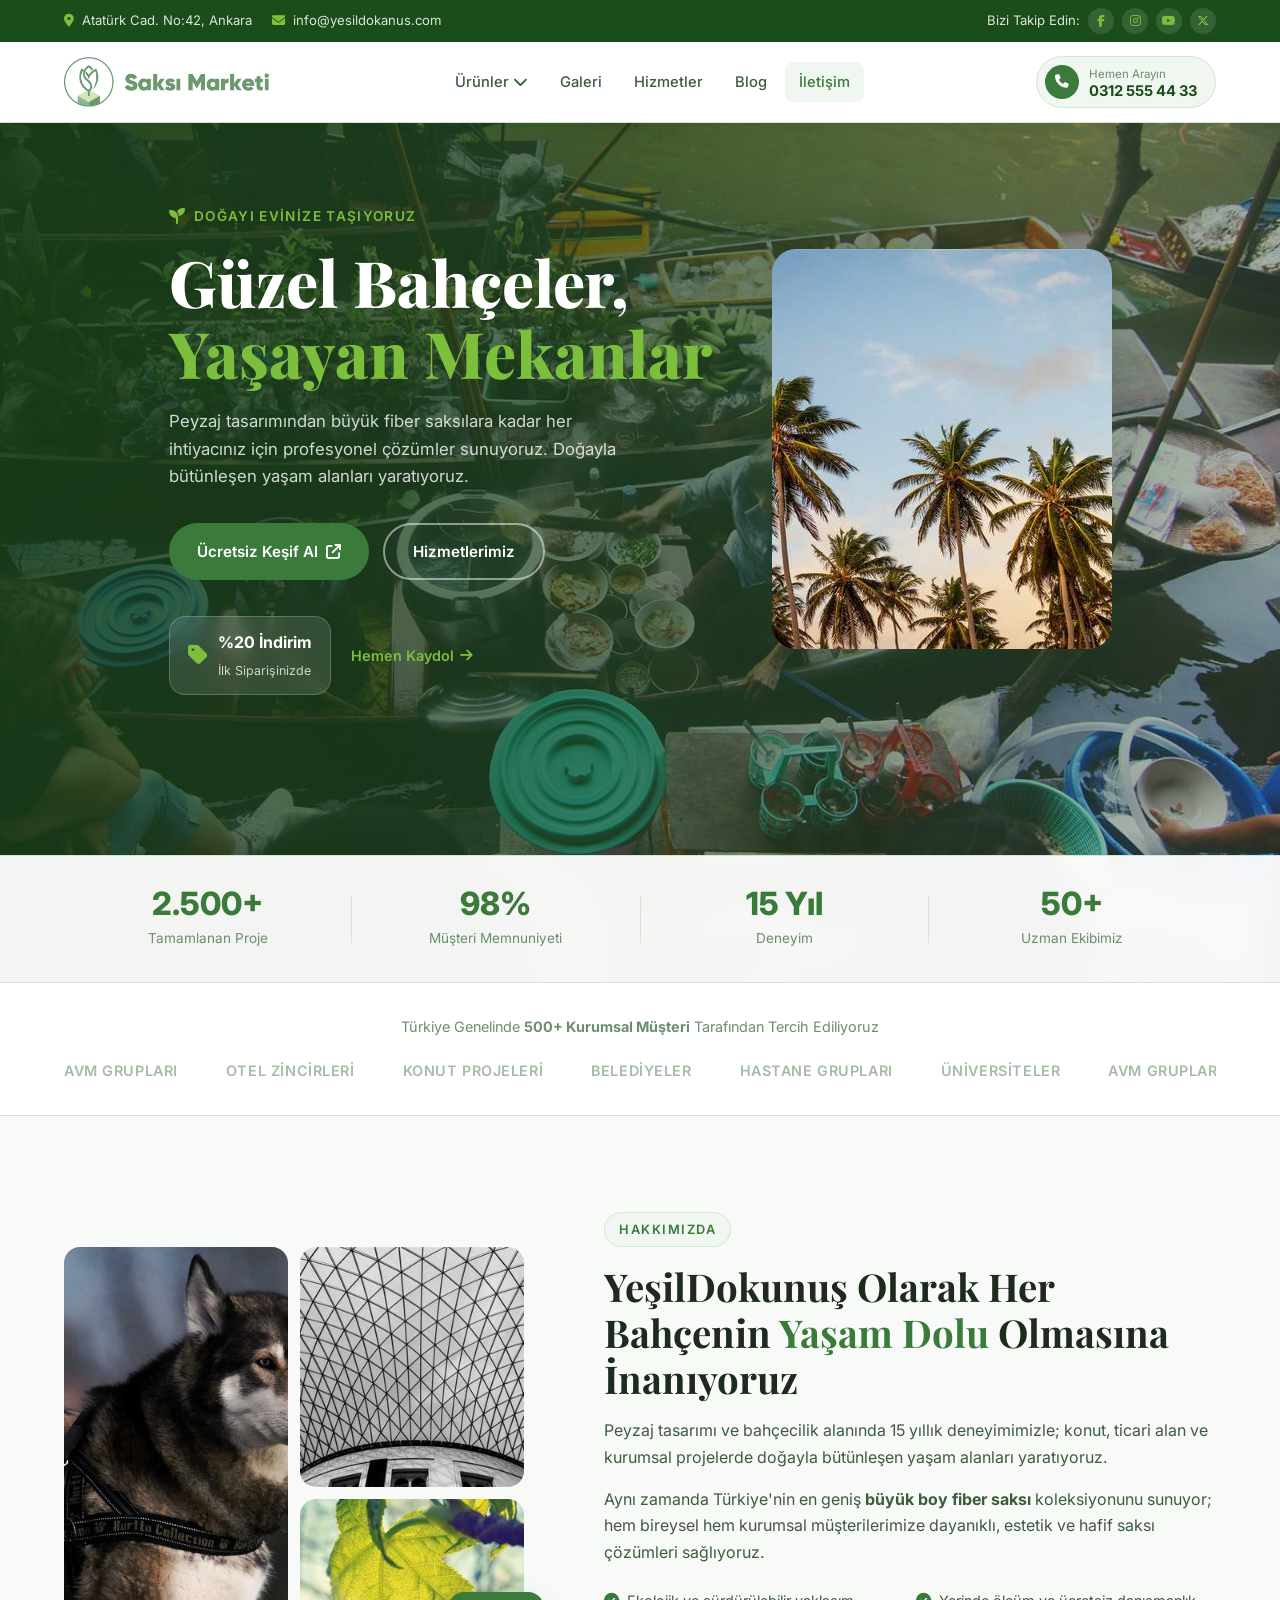
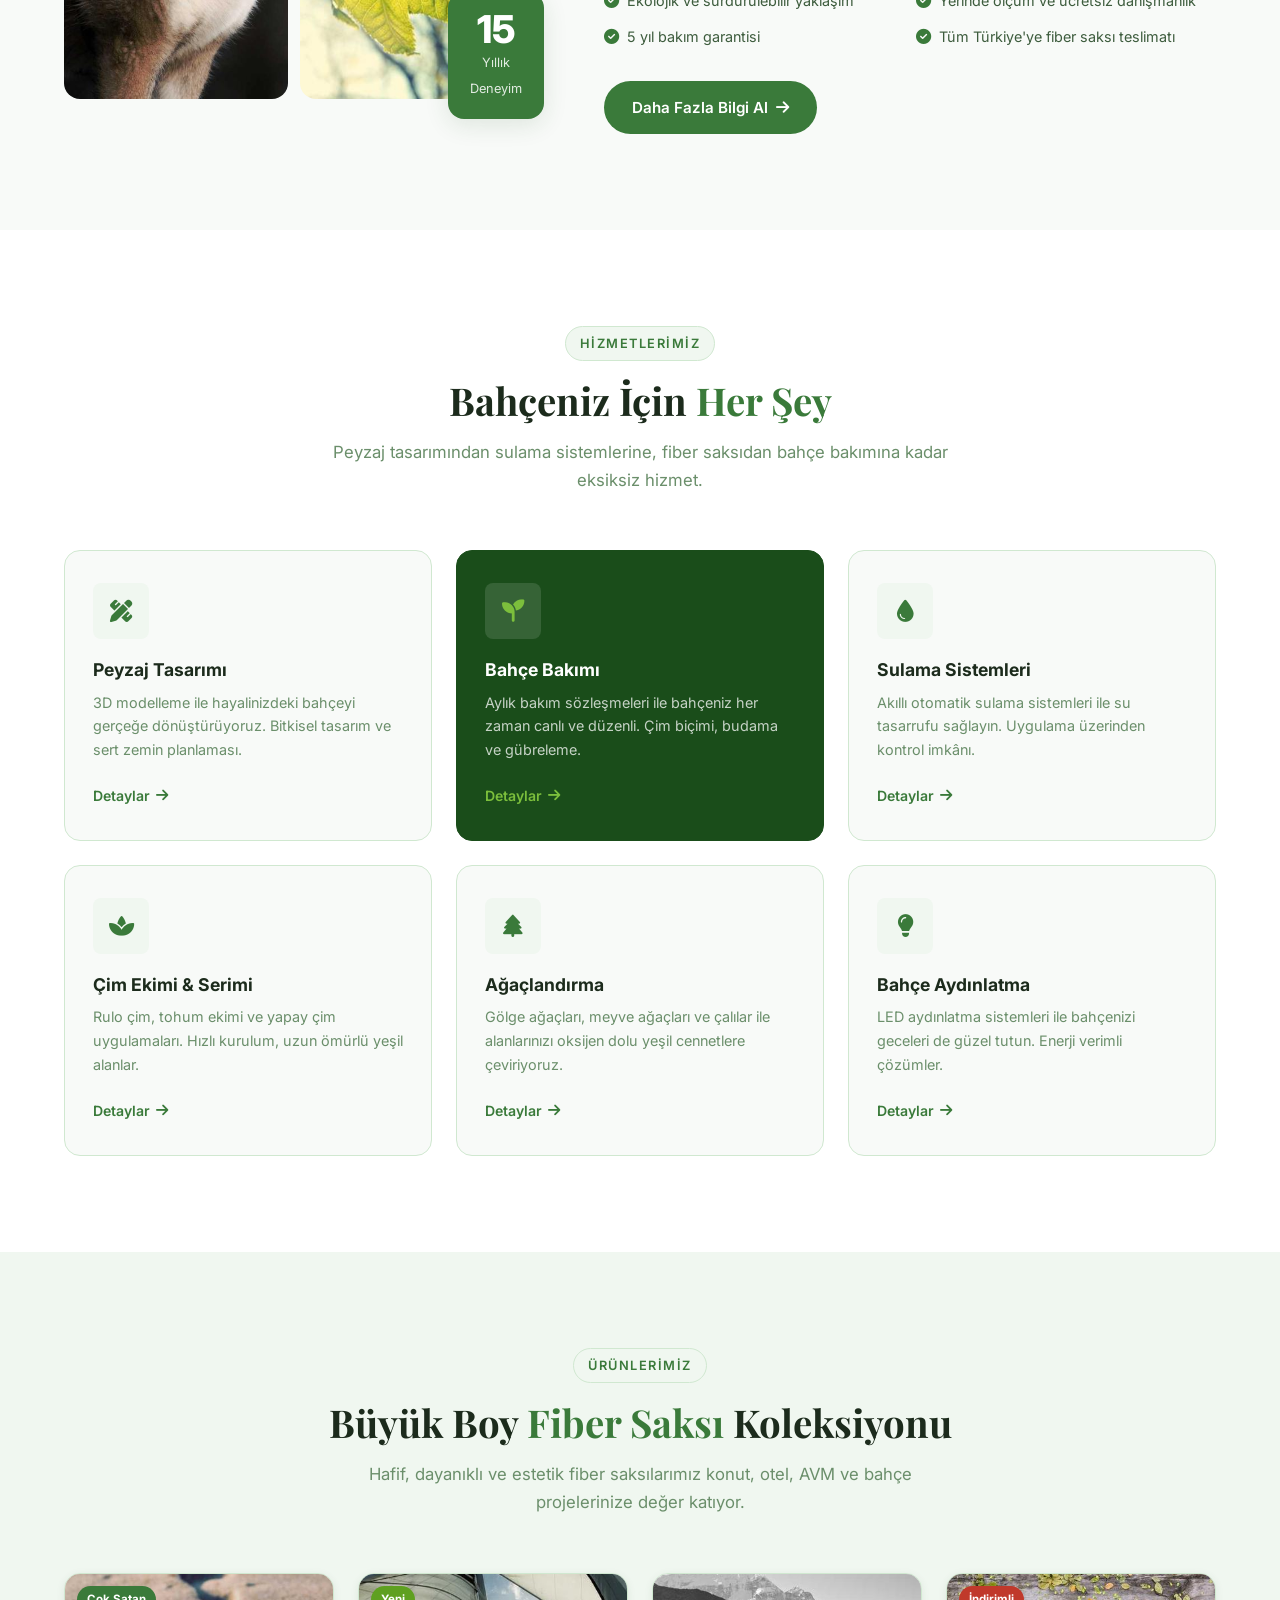
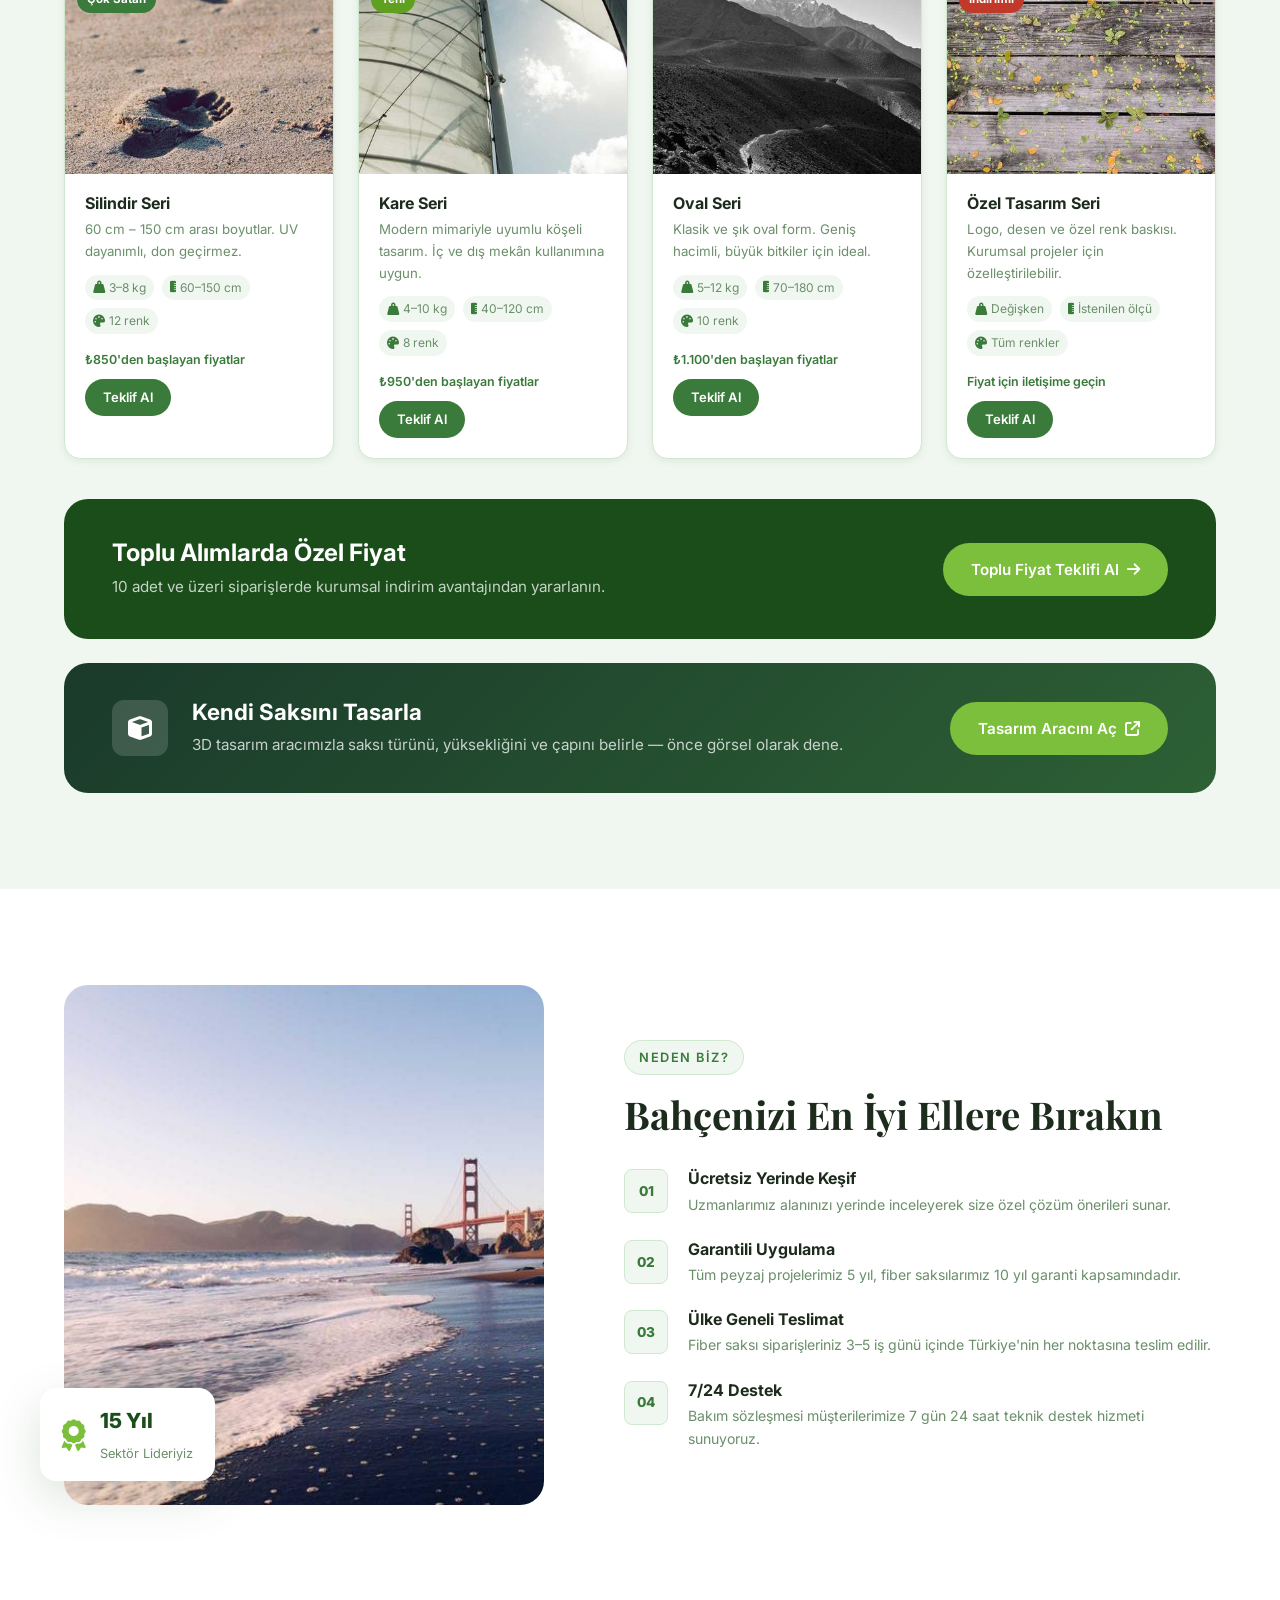
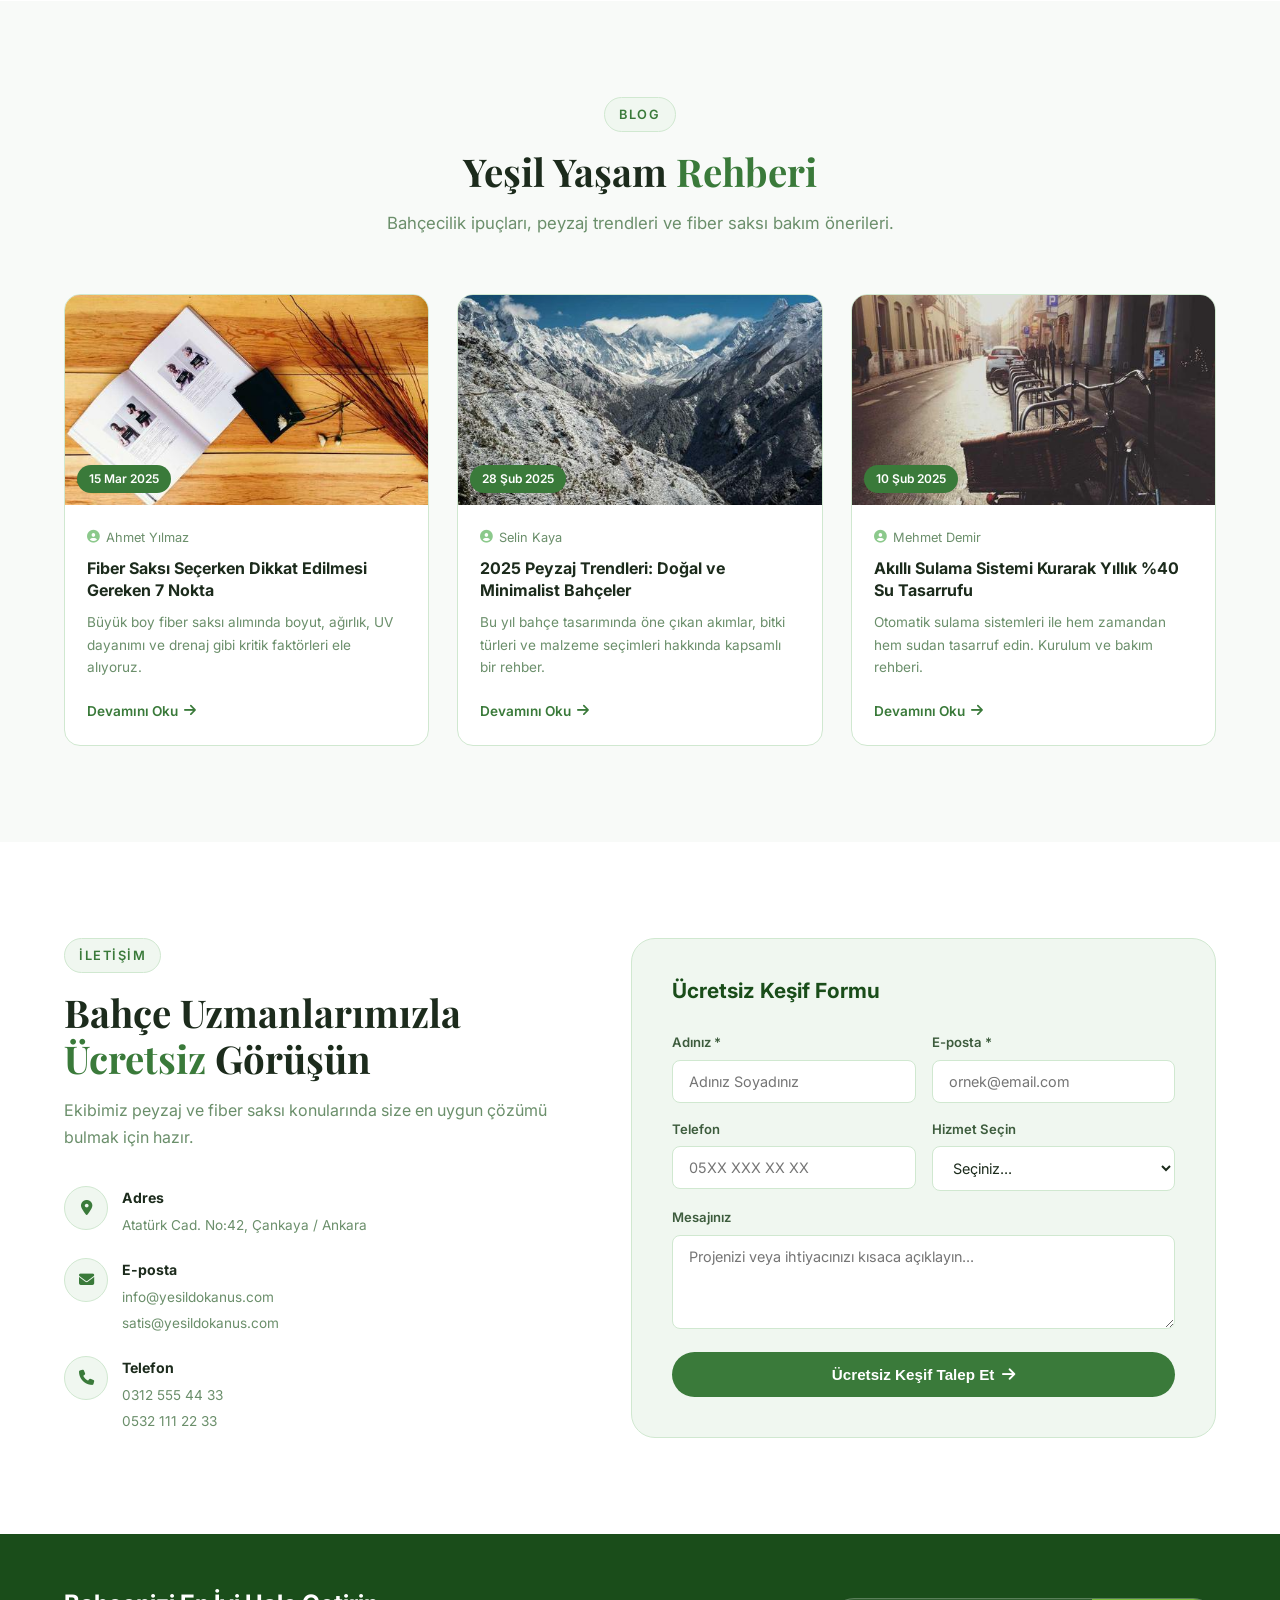
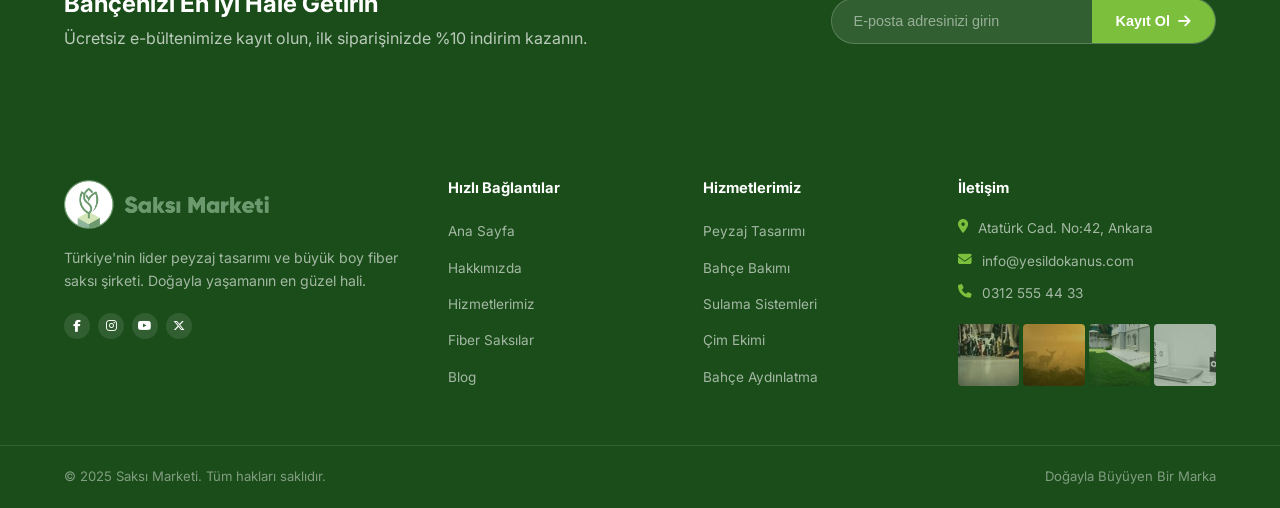
<file: saksi-marketi/index.html>
<!DOCTYPE html>
<html lang="tr">
<head>
  <meta charset="UTF-8" />
  <meta name="viewport" content="width=device-width, initial-scale=1.0" />
  <title>Saksı Marketi</title>
  <meta name="description" content="Profesyonel peyzaj tasarımı, bahçe bakımı ve büyük fiber saksı satışı. Doğayla yaşayın." />
  <link rel="stylesheet" href="css/style.css?v=2" />
  <link rel="preconnect" href="https://fonts.googleapis.com" />
  <link rel="preconnect" href="https://fonts.gstatic.com" crossorigin />
  <link href="https://fonts.googleapis.com/css2?family=Inter:wght@300;400;500;600;700;800&family=Playfair+Display:wght@700;800&display=swap" rel="stylesheet" />
  <link rel="stylesheet" href="https://cdnjs.cloudflare.com/ajax/libs/font-awesome/6.5.0/css/all.min.css" />
</head>
<body>

  <!-- TOP BAR -->
  <div class="topbar">
    <div class="container topbar-inner">
      <div class="topbar-left">
        <span><i class="fas fa-map-marker-alt"></i> Atatürk Cad. No:42, Ankara</span>
        <span><i class="fas fa-envelope"></i> info@yesildokanus.com</span>
      </div>
      <div class="topbar-right">
        <span>Bizi Takip Edin:</span>
        <div class="social-links">
          <a href="#"><i class="fab fa-facebook-f"></i></a>
          <a href="#"><i class="fab fa-instagram"></i></a>
          <a href="#"><i class="fab fa-youtube"></i></a>
          <a href="#"><i class="fab fa-x-twitter"></i></a>
        </div>
      </div>
    </div>
  </div>

  <!-- HEADER -->
  <header class="header" id="header">
    <div class="container header-inner">
      <a href="#" class="logo">
        <img src="images/logo-1.png" alt="Saksı Marketi" class="logo-img" />
      </a>
      <nav class="nav" id="nav">
        <div class="dropdown">
          <a href="#pots">Ürünler <i class="fas fa-chevron-down"></i></a>
          <div class="dropdown-menu">
            <a href="#pots">Fiber Saksılar</a>
            <a href="#pots">Ahşap Saksılar</a>
            <a href="#pots">Metal Saksılar</a>
            <a href="#pots">Corten Saksılar</a>
            <a href="#pots">Diğer Saksılar</a>
          </div>
        </div>
        <a href="#gallery">Galeri</a>
        <a href="#services">Hizmetler</a>
        <a href="#blog">Blog</a>
        <a href="#contact">İletişim</a>
      </nav>
      <div class="header-cta">
        <div class="phone-block">
          <div class="phone-icon"><i class="fas fa-phone"></i></div>
          <div>
            <small>Hemen Arayın</small>
            <strong>0312 555 44 33</strong>
          </div>
        </div>
      </div>
      <button class="hamburger" id="hamburger" aria-label="Menü">
        <span></span><span></span><span></span>
      </button>
    </div>
  </header>

  <!-- HERO -->
  <section class="hero" id="home">
    <div class="hero-bg">
      <img src="images/hero-arka-plan.jpg" alt="Peyzaj" />
      <div class="hero-overlay"></div>
    </div>
    <div class="container hero-content">
      <div class="hero-text">
        <div class="hero-tag"><i class="fas fa-seedling"></i> Doğayı evinize taşıyoruz</div>
        <h1>Güzel Bahçeler,<br /><span>Yaşayan Mekanlar</span></h1>
        <p>Peyzaj tasarımından büyük fiber saksılara kadar her ihtiyacınız için profesyonel çözümler sunuyoruz. Doğayla bütünleşen yaşam alanları yaratıyoruz.</p>
        <div class="hero-actions">
          <a href="#contact" class="btn btn-primary">Ücretsiz Keşif Al <i class="fas fa-arrow-up-right-from-square"></i></a>
          <a href="#services" class="btn btn-outline">Hizmetlerimiz</a>
        </div>
        <div class="hero-promo">
          <div class="promo-badge">
            <i class="fas fa-tag"></i>
            <div>
              <strong>%20 İndirim</strong>
              <small>İlk Siparişinizde</small>
            </div>
          </div>
          <a href="#pots" class="promo-link">Hemen Kaydol <i class="fas fa-arrow-right"></i></a>
        </div>
      </div>
      <div class="hero-card">
        <img src="images/hero-kart.jpg" alt="Bahçe çalışması" />
      </div>
    </div>
    <div class="hero-stats">
      <div class="container stats-inner">
        <div class="stat">
          <strong>2.500+</strong>
          <span>Tamamlanan Proje</span>
        </div>
        <div class="stat-divider"></div>
        <div class="stat">
          <strong>98%</strong>
          <span>Müşteri Memnuniyeti</span>
        </div>
        <div class="stat-divider"></div>
        <div class="stat">
          <strong>15 Yıl</strong>
          <span>Deneyim</span>
        </div>
        <div class="stat-divider"></div>
        <div class="stat">
          <strong>50+</strong>
          <span>Uzman Ekibimiz</span>
        </div>
      </div>
    </div>
  </section>

  <!-- TRUSTED LOGOS -->
  <section class="trusted">
    <div class="container">
      <p>Türkiye Genelinde <strong>500+ Kurumsal Müşteri</strong> Tarafından Tercih Ediliyoruz</p>
      <div class="logos-track">
        <div class="logos-slide">
          <span>AVM Grupları</span>
          <span>Otel Zincirleri</span>
          <span>Konut Projeleri</span>
          <span>Belediyeler</span>
          <span>Hastane Grupları</span>
          <span>Üniversiteler</span>
          <span>AVM Grupları</span>
          <span>Otel Zincirleri</span>
          <span>Konut Projeleri</span>
          <span>Belediyeler</span>
          <span>Hastane Grupları</span>
          <span>Üniversiteler</span>
        </div>
      </div>
    </div>
  </section>

  <!-- ABOUT -->
  <section class="about section" id="about">
    <div class="container about-inner">
      <div class="about-images">
        <div class="img-grid">
          <img class="img-main" src="images/hakkimizda-ana.jpg" alt="Peyzaj" />
          <img class="img-top" src="images/hakkimizda-ust.jpg" alt="Bahçe" />
          <img class="img-bottom" src="images/hakkimizda-alt.jpg" alt="Saksı" />
        </div>
        <div class="experience-badge">
          <strong>15</strong>
          <span>Yıllık<br />Deneyim</span>
        </div>
      </div>
      <div class="about-text">
        <div class="section-label">Hakkımızda</div>
        <h2>YeşilDokunuş Olarak Her Bahçenin <span>Yaşam Dolu</span> Olmasına İnanıyoruz</h2>
        <p>Peyzaj tasarımı ve bahçecilik alanında 15 yıllık deneyimimizle; konut, ticari alan ve kurumsal projelerde doğayla bütünleşen yaşam alanları yaratıyoruz.</p>
        <p>Aynı zamanda Türkiye'nin en geniş <strong>büyük boy fiber saksı</strong> koleksiyonunu sunuyor; hem bireysel hem kurumsal müşterilerimize dayanıklı, estetik ve hafif saksı çözümleri sağlıyoruz.</p>
        <div class="about-features">
          <div class="feature"><i class="fas fa-check-circle"></i> Ekolojik ve sürdürülebilir yaklaşım</div>
          <div class="feature"><i class="fas fa-check-circle"></i> Yerinde ölçüm ve ücretsiz danışmanlık</div>
          <div class="feature"><i class="fas fa-check-circle"></i> 5 yıl bakım garantisi</div>
          <div class="feature"><i class="fas fa-check-circle"></i> Tüm Türkiye'ye fiber saksı teslimatı</div>
        </div>
        <a href="#contact" class="btn btn-primary">Daha Fazla Bilgi Al <i class="fas fa-arrow-right"></i></a>
      </div>
    </div>
  </section>

  <!-- SERVICES -->
  <section class="services section" id="services">
    <div class="container">
      <div class="section-header">
        <div class="section-label">Hizmetlerimiz</div>
        <h2>Bahçeniz İçin <span>Her Şey</span></h2>
        <p>Peyzaj tasarımından sulama sistemlerine, fiber saksıdan bahçe bakımına kadar eksiksiz hizmet.</p>
      </div>
      <div class="services-grid">
        <div class="service-card">
          <div class="service-icon"><i class="fas fa-pencil-ruler"></i></div>
          <h3>Peyzaj Tasarımı</h3>
          <p>3D modelleme ile hayalinizdeki bahçeyi gerçeğe dönüştürüyoruz. Bitkisel tasarım ve sert zemin planlaması.</p>
          <a href="#contact" class="service-link">Detaylar <i class="fas fa-arrow-right"></i></a>
        </div>
        <div class="service-card featured">
          <div class="service-icon"><i class="fas fa-seedling"></i></div>
          <h3>Bahçe Bakımı</h3>
          <p>Aylık bakım sözleşmeleri ile bahçeniz her zaman canlı ve düzenli. Çim biçimi, budama ve gübreleme.</p>
          <a href="#contact" class="service-link">Detaylar <i class="fas fa-arrow-right"></i></a>
        </div>
        <div class="service-card">
          <div class="service-icon"><i class="fas fa-droplet"></i></div>
          <h3>Sulama Sistemleri</h3>
          <p>Akıllı otomatik sulama sistemleri ile su tasarrufu sağlayın. Uygulama üzerinden kontrol imkânı.</p>
          <a href="#contact" class="service-link">Detaylar <i class="fas fa-arrow-right"></i></a>
        </div>
        <div class="service-card">
          <div class="service-icon"><i class="fas fa-spa"></i></div>
          <h3>Çim Ekimi & Serimi</h3>
          <p>Rulo çim, tohum ekimi ve yapay çim uygulamaları. Hızlı kurulum, uzun ömürlü yeşil alanlar.</p>
          <a href="#contact" class="service-link">Detaylar <i class="fas fa-arrow-right"></i></a>
        </div>
        <div class="service-card">
          <div class="service-icon"><i class="fas fa-tree"></i></div>
          <h3>Ağaçlandırma</h3>
          <p>Gölge ağaçları, meyve ağaçları ve çalılar ile alanlarınızı oksijen dolu yeşil cennetlere çeviriyoruz.</p>
          <a href="#contact" class="service-link">Detaylar <i class="fas fa-arrow-right"></i></a>
        </div>
        <div class="service-card">
          <div class="service-icon"><i class="fas fa-lightbulb"></i></div>
          <h3>Bahçe Aydınlatma</h3>
          <p>LED aydınlatma sistemleri ile bahçenizi geceleri de güzel tutun. Enerji verimli çözümler.</p>
          <a href="#contact" class="service-link">Detaylar <i class="fas fa-arrow-right"></i></a>
        </div>
      </div>
    </div>
  </section>

  <!-- FIBER SAKSILAR -->
  <section class="pots section" id="pots">
    <div class="container">
      <div class="section-header">
        <div class="section-label">Ürünlerimiz</div>
        <h2>Büyük Boy <span>Fiber Saksı</span> Koleksiyonu</h2>
        <p>Hafif, dayanıklı ve estetik fiber saksılarımız konut, otel, AVM ve bahçe projelerinize değer katıyor.</p>
      </div>
      <div class="pots-grid">
        <div class="pot-card">
          <div class="pot-badge">Çok Satan</div>
          <div class="pot-img">
            <img src="images/urun-silindir-fiber-saksi.jpg" alt="Silindir Fiber Saksı" />
          </div>
          <div class="pot-info">
            <h3>Silindir Seri</h3>
            <p>60 cm – 150 cm arası boyutlar. UV dayanımlı, don geçirmez.</p>
            <div class="pot-specs">
              <span><i class="fas fa-weight-hanging"></i> 3–8 kg</span>
              <span><i class="fas fa-ruler-vertical"></i> 60–150 cm</span>
              <span><i class="fas fa-palette"></i> 12 renk</span>
            </div>
            <div class="pot-price">
              <span class="price-from">₺850'den başlayan fiyatlar</span>
              <a href="#contact" class="btn btn-sm">Teklif Al</a>
            </div>
          </div>
        </div>
        <div class="pot-card">
          <div class="pot-badge new">Yeni</div>
          <div class="pot-img">
            <img src="images/urun-kare-fiber-saksi.jpg" alt="Kare Fiber Saksı" />
          </div>
          <div class="pot-info">
            <h3>Kare Seri</h3>
            <p>Modern mimariyle uyumlu köşeli tasarım. İç ve dış mekân kullanımına uygun.</p>
            <div class="pot-specs">
              <span><i class="fas fa-weight-hanging"></i> 4–10 kg</span>
              <span><i class="fas fa-ruler-vertical"></i> 40–120 cm</span>
              <span><i class="fas fa-palette"></i> 8 renk</span>
            </div>
            <div class="pot-price">
              <span class="price-from">₺950'den başlayan fiyatlar</span>
              <a href="#contact" class="btn btn-sm">Teklif Al</a>
            </div>
          </div>
        </div>
        <div class="pot-card">
          <div class="pot-img">
            <img src="images/urun-oval-fiber-saksi.jpg" alt="Oval Fiber Saksı" />
          </div>
          <div class="pot-info">
            <h3>Oval Seri</h3>
            <p>Klasik ve şık oval form. Geniş hacimli, büyük bitkiler için ideal.</p>
            <div class="pot-specs">
              <span><i class="fas fa-weight-hanging"></i> 5–12 kg</span>
              <span><i class="fas fa-ruler-vertical"></i> 70–180 cm</span>
              <span><i class="fas fa-palette"></i> 10 renk</span>
            </div>
            <div class="pot-price">
              <span class="price-from">₺1.100'den başlayan fiyatlar</span>
              <a href="#contact" class="btn btn-sm">Teklif Al</a>
            </div>
          </div>
        </div>
        <div class="pot-card">
          <div class="pot-badge sale">İndirimli</div>
          <div class="pot-img">
            <img src="images/urun-ozel-tasarim-saksi.jpg" alt="Özel Tasarım Saksı" />
          </div>
          <div class="pot-info">
            <h3>Özel Tasarım Seri</h3>
            <p>Logo, desen ve özel renk baskısı. Kurumsal projeler için özelleştirilebilir.</p>
            <div class="pot-specs">
              <span><i class="fas fa-weight-hanging"></i> Değişken</span>
              <span><i class="fas fa-ruler-vertical"></i> İstenilen ölçü</span>
              <span><i class="fas fa-palette"></i> Tüm renkler</span>
            </div>
            <div class="pot-price">
              <span class="price-from">Fiyat için iletişime geçin</span>
              <a href="#contact" class="btn btn-sm">Teklif Al</a>
            </div>
          </div>
        </div>
      </div>
      <div class="pots-cta">
        <div class="pots-cta-text">
          <h3>Toplu Alımlarda Özel Fiyat</h3>
          <p>10 adet ve üzeri siparişlerde kurumsal indirim avantajından yararlanın.</p>
        </div>
        <a href="#contact" class="btn btn-primary">Toplu Fiyat Teklifi Al <i class="fas fa-arrow-right"></i></a>
      </div>

      <div class="designer-cta">
        <div class="designer-cta-inner">
          <div class="designer-cta-icon"><i class="fas fa-cube"></i></div>
          <div class="designer-cta-text">
            <h3>Kendi Saksını Tasarla</h3>
            <p>3D tasarım aracımızla saksı türünü, yüksekliğini ve çapını belirle — önce görsel olarak dene.</p>
          </div>
          <a href="saksi-designer/index.html" class="btn btn-primary">Tasarım Aracını Aç <i class="fas fa-arrow-up-right-from-square"></i></a>
        </div>
      </div>
    </div>
  </section>

  <!-- WHY US -->
  <section class="why-us section">
    <div class="container why-inner">
      <div class="why-img">
        <img src="images/neden-biz-uzmanlar.jpg" alt="Peyzaj Uzmanları" />
        <div class="why-stat-card">
          <i class="fas fa-award"></i>
          <div>
            <strong>15 Yıl</strong>
            <span>Sektör Lideriyiz</span>
          </div>
        </div>
      </div>
      <div class="why-text">
        <div class="section-label">Neden Biz?</div>
        <h2>Bahçenizi En İyi Ellere Bırakın</h2>
        <div class="why-items">
          <div class="why-item">
            <div class="why-num">01</div>
            <div>
              <h4>Ücretsiz Yerinde Keşif</h4>
              <p>Uzmanlarımız alanınızı yerinde inceleyerek size özel çözüm önerileri sunar.</p>
            </div>
          </div>
          <div class="why-item">
            <div class="why-num">02</div>
            <div>
              <h4>Garantili Uygulama</h4>
              <p>Tüm peyzaj projelerimiz 5 yıl, fiber saksılarımız 10 yıl garanti kapsamındadır.</p>
            </div>
          </div>
          <div class="why-item">
            <div class="why-num">03</div>
            <div>
              <h4>Ülke Geneli Teslimat</h4>
              <p>Fiber saksı siparişleriniz 3–5 iş günü içinde Türkiye'nin her noktasına teslim edilir.</p>
            </div>
          </div>
          <div class="why-item">
            <div class="why-num">04</div>
            <div>
              <h4>7/24 Destek</h4>
              <p>Bakım sözleşmesi müşterilerimize 7 gün 24 saat teknik destek hizmeti sunuyoruz.</p>
            </div>
          </div>
        </div>
      </div>
    </div>
  </section>

  <!-- BLOG -->
  <section class="blog section" id="blog">
    <div class="container">
      <div class="section-header">
        <div class="section-label">Blog</div>
        <h2>Yeşil Yaşam <span>Rehberi</span></h2>
        <p>Bahçecilik ipuçları, peyzaj trendleri ve fiber saksı bakım önerileri.</p>
      </div>
      <div class="blog-grid">
        <div class="blog-card">
          <div class="blog-img">
            <img src="images/blog-fiber-saksi-secimi.jpg" alt="Blog 1" />
            <div class="blog-date">15 Mar 2025</div>
          </div>
          <div class="blog-body">
            <div class="blog-author"><i class="fas fa-user-circle"></i> Ahmet Yılmaz</div>
            <h3>Fiber Saksı Seçerken Dikkat Edilmesi Gereken 7 Nokta</h3>
            <p>Büyük boy fiber saksı alımında boyut, ağırlık, UV dayanımı ve drenaj gibi kritik faktörleri ele alıyoruz.</p>
            <a href="#" class="blog-link">Devamını Oku <i class="fas fa-arrow-right"></i></a>
          </div>
        </div>
        <div class="blog-card">
          <div class="blog-img">
            <img src="images/blog-peyzaj-trendleri.jpg" alt="Blog 2" />
            <div class="blog-date">28 Şub 2025</div>
          </div>
          <div class="blog-body">
            <div class="blog-author"><i class="fas fa-user-circle"></i> Selin Kaya</div>
            <h3>2025 Peyzaj Trendleri: Doğal ve Minimalist Bahçeler</h3>
            <p>Bu yıl bahçe tasarımında öne çıkan akımlar, bitki türleri ve malzeme seçimleri hakkında kapsamlı bir rehber.</p>
            <a href="#" class="blog-link">Devamını Oku <i class="fas fa-arrow-right"></i></a>
          </div>
        </div>
        <div class="blog-card">
          <div class="blog-img">
            <img src="images/blog-bakım-rehberi.jpg" alt="Blog 3" />
            <div class="blog-date">10 Şub 2025</div>
          </div>
          <div class="blog-body">
            <div class="blog-author"><i class="fas fa-user-circle"></i> Mehmet Demir</div>
            <h3>Akıllı Sulama Sistemi Kurarak Yıllık %40 Su Tasarrufu</h3>
            <p>Otomatik sulama sistemleri ile hem zamandan hem sudan tasarruf edin. Kurulum ve bakım rehberi.</p>
            <a href="#" class="blog-link">Devamını Oku <i class="fas fa-arrow-right"></i></a>
          </div>
        </div>
      </div>
    </div>
  </section>

  <!-- CONTACT -->
  <section class="contact section" id="contact">
    <div class="container contact-inner">
      <div class="contact-info">
        <div class="section-label">İletişim</div>
        <h2>Bahçe Uzmanlarımızla <span>Ücretsiz</span> Görüşün</h2>
        <p>Ekibimiz peyzaj ve fiber saksı konularında size en uygun çözümü bulmak için hazır.</p>
        <div class="contact-items">
          <div class="contact-item">
            <div class="c-icon"><i class="fas fa-map-marker-alt"></i></div>
            <div>
              <strong>Adres</strong>
              <span>Atatürk Cad. No:42, Çankaya / Ankara</span>
            </div>
          </div>
          <div class="contact-item">
            <div class="c-icon"><i class="fas fa-envelope"></i></div>
            <div>
              <strong>E-posta</strong>
              <span>info@yesildokanus.com</span><br />
              <span>satis@yesildokanus.com</span>
            </div>
          </div>
          <div class="contact-item">
            <div class="c-icon"><i class="fas fa-phone"></i></div>
            <div>
              <strong>Telefon</strong>
              <span>0312 555 44 33</span><br />
              <span>0532 111 22 33</span>
            </div>
          </div>
        </div>
      </div>
      <div class="contact-form-wrap">
        <h3>Ücretsiz Keşif Formu</h3>
        <form class="contact-form" id="contactForm">
          <div class="form-row">
            <div class="form-group">
              <label>Adınız *</label>
              <input type="text" placeholder="Adınız Soyadınız" required />
            </div>
            <div class="form-group">
              <label>E-posta *</label>
              <input type="email" placeholder="ornek@email.com" required />
            </div>
          </div>
          <div class="form-row">
            <div class="form-group">
              <label>Telefon</label>
              <input type="tel" placeholder="05XX XXX XX XX" />
            </div>
            <div class="form-group">
              <label>Hizmet Seçin</label>
              <select>
                <option value="">Seçiniz...</option>
                <option>Peyzaj Tasarımı</option>
                <option>Bahçe Bakımı</option>
                <option>Fiber Saksı Alımı</option>
                <option>Sulama Sistemi</option>
                <option>Ağaçlandırma</option>
                <option>Diğer</option>
              </select>
            </div>
          </div>
          <div class="form-group full">
            <label>Mesajınız</label>
            <textarea placeholder="Projenizi veya ihtiyacınızı kısaca açıklayın..." rows="4"></textarea>
          </div>
          <button type="submit" class="btn btn-primary full-btn">
            Ücretsiz Keşif Talep Et <i class="fas fa-arrow-right"></i>
          </button>
        </form>
      </div>
    </div>
  </section>

  <!-- NEWSLETTER -->
  <section class="newsletter">
    <div class="container newsletter-inner">
      <div class="newsletter-text">
        <h3>Bahçenizi En İyi Hale Getirin</h3>
        <p>Ücretsiz e-bültenimize kayıt olun, ilk siparişinizde %10 indirim kazanın.</p>
      </div>
      <form class="newsletter-form" id="newsletterForm">
        <input type="email" placeholder="E-posta adresinizi girin" required />
        <button type="submit">Kayıt Ol <i class="fas fa-arrow-right"></i></button>
      </form>
    </div>
  </section>

  <!-- FOOTER -->
  <footer class="footer">
    <div class="container footer-inner">
      <div class="footer-brand">
        <a href="#" class="logo logo-light">
          <img src="images/logo-1.png" alt="Saksı Marketi" class="logo-img" />
        </a>
        <p>Türkiye'nin lider peyzaj tasarımı ve büyük boy fiber saksı şirketi. Doğayla yaşamanın en güzel hali.</p>
        <div class="social-links">
          <a href="#"><i class="fab fa-facebook-f"></i></a>
          <a href="#"><i class="fab fa-instagram"></i></a>
          <a href="#"><i class="fab fa-youtube"></i></a>
          <a href="#"><i class="fab fa-x-twitter"></i></a>
        </div>
      </div>
      <div class="footer-col">
        <h4>Hızlı Bağlantılar</h4>
        <ul>
          <li><a href="#home">Ana Sayfa</a></li>
          <li><a href="#about">Hakkımızda</a></li>
          <li><a href="#services">Hizmetlerimiz</a></li>
          <li><a href="#pots">Fiber Saksılar</a></li>
          <li><a href="#blog">Blog</a></li>
        </ul>
      </div>
      <div class="footer-col">
        <h4>Hizmetlerimiz</h4>
        <ul>
          <li><a href="#services">Peyzaj Tasarımı</a></li>
          <li><a href="#services">Bahçe Bakımı</a></li>
          <li><a href="#services">Sulama Sistemleri</a></li>
          <li><a href="#services">Çim Ekimi</a></li>
          <li><a href="#services">Bahçe Aydınlatma</a></li>
        </ul>
      </div>
      <div class="footer-col">
        <h4>İletişim</h4>
        <ul class="contact-list">
          <li><i class="fas fa-map-marker-alt"></i> Atatürk Cad. No:42, Ankara</li>
          <li><i class="fas fa-envelope"></i> info@yesildokanus.com</li>
          <li><i class="fas fa-phone"></i> 0312 555 44 33</li>
        </ul>
        <div class="footer-insta">
          <img src="images/instagram-1.jpg" alt="" />
          <img src="images/instagram-2.jpg" alt="" />
          <img src="images/instagram-3.jpg" alt="" />
          <img src="images/instagram-4.jpg" alt="" />
        </div>
      </div>
    </div>
    <div class="footer-bottom">
      <div class="container footer-bottom-inner">
        <span>© 2025 Saksı Marketi. Tüm hakları saklıdır.</span>
        <span>Doğayla Büyüyen Bir Marka</span>
      </div>
    </div>
  </footer>

  <!-- BACK TO TOP -->
  <button class="back-to-top" id="backToTop" aria-label="Yukarı çık">
    <i class="fas fa-chevron-up"></i>
  </button>

  <script src="js/main.js"></script>
</body>
</html>
</file>
<file: saksi-marketi/css/style.css>
/* ============================================
   YESILDOKANUS PEYZAJ — MAIN STYLESHEET
   ============================================ */

/* ---------- RESET & BASE ---------- */
*, *::before, *::after { box-sizing: border-box; margin: 0; padding: 0; }

:root {
  --green-dark:    #1a4d1a;
  --green-mid:     #2d6a2d;
  --green-main:    #3a7a3a;
  --green-light:   #5a9f5a;
  --green-pale:    #8cc98c;
  --green-bg:      #f0f7f0;
  --green-border:  #d0e8d0;
  --accent:        #7cbf3c;
  --accent-dark:   #5fa020;
  --white:         #ffffff;
  --text-dark:     #1c2b1c;
  --text-mid:      #3d5c3d;
  --text-light:    #6b8f6b;
  --gray-bg:       #f8faf8;
  --shadow-sm:     0 2px 8px rgba(30,80,30,.08);
  --shadow-md:     0 6px 24px rgba(30,80,30,.12);
  --shadow-lg:     0 16px 48px rgba(30,80,30,.16);
  --radius-sm:     8px;
  --radius-md:     16px;
  --radius-lg:     24px;
  --radius-xl:     36px;
  --transition:    .3s ease;
}

html { scroll-behavior: smooth; }

body {
  font-family: 'Inter', sans-serif;
  font-size: 16px;
  line-height: 1.65;
  color: var(--text-dark);
  background: var(--white);
  overflow-x: hidden;
}

img { display: block; max-width: 100%; height: auto; }
a  { text-decoration: none; color: inherit; }
ul { list-style: none; }

.container {
  max-width: 1200px;
  margin: 0 auto;
  padding: 0 24px;
}

.section { padding: 96px 0; }

.section-header {
  text-align: center;
  max-width: 640px;
  margin: 0 auto 56px;
}
.section-header p { color: var(--text-light); font-size: 1.05rem; }

.section-label {
  display: inline-flex;
  align-items: center;
  gap: 8px;
  font-size: .8rem;
  font-weight: 600;
  letter-spacing: .12em;
  text-transform: uppercase;
  color: var(--green-main);
  background: var(--green-bg);
  border: 1px solid var(--green-border);
  padding: 6px 14px;
  border-radius: 100px;
  margin-bottom: 16px;
}

h1,h2,h3,h4 { line-height: 1.2; }

h2 {
  font-family: 'Playfair Display', serif;
  font-size: clamp(1.8rem, 3vw, 2.8rem);
  color: var(--text-dark);
  margin-bottom: 16px;
}
h2 span { color: var(--green-main); }

/* ---------- BUTTONS ---------- */
.btn {
  display: inline-flex;
  align-items: center;
  gap: 8px;
  padding: 14px 28px;
  border-radius: 100px;
  font-size: .95rem;
  font-weight: 600;
  border: none;
  cursor: pointer;
  transition: var(--transition);
}
.btn-primary {
  background: var(--green-main);
  color: var(--white);
}
.btn-primary:hover {
  background: var(--green-dark);
  transform: translateY(-2px);
  box-shadow: var(--shadow-md);
}
.btn-outline {
  background: transparent;
  color: var(--white);
  border: 2px solid rgba(255,255,255,.5);
}
.btn-outline:hover {
  background: rgba(255,255,255,.12);
  border-color: var(--white);
}
.btn-sm {
  padding: 8px 18px;
  font-size: .82rem;
  background: var(--green-main);
  color: var(--white);
  border-radius: 100px;
}
.btn-sm:hover { background: var(--green-dark); }
.full-btn { width: 100%; justify-content: center; }

/* ---------- TOPBAR ---------- */
.topbar {
  background: var(--green-dark);
  color: rgba(255,255,255,.85);
  font-size: .82rem;
  padding: 8px 0;
}
.topbar-inner {
  display: flex;
  justify-content: space-between;
  align-items: center;
  gap: 16px;
  flex-wrap: wrap;
}
.topbar-left { display: flex; gap: 20px; }
.topbar-left span, .topbar-right { display: flex; align-items: center; gap: 8px; }
.topbar-left i, .topbar-right i { color: var(--accent); }
.social-links { display: flex; gap: 8px; }
.social-links a {
  display: flex;
  align-items: center;
  justify-content: center;
  width: 26px; height: 26px;
  background: rgba(255,255,255,.12);
  border-radius: 50%;
  color: var(--white);
  font-size: .75rem;
  transition: var(--transition);
}
.social-links a:hover { background: var(--accent); }

/* ---------- HEADER ---------- */
.header {
  position: sticky;
  top: 0;
  z-index: 1000;
  background: var(--white);
  border-bottom: 1px solid var(--green-border);
  box-shadow: var(--shadow-sm);
  transition: var(--transition);
}
.header.scrolled { box-shadow: var(--shadow-md); }

.header-inner {
  display: flex;
  align-items: center;
  gap: 32px;
  padding-top: 14px;
  padding-bottom: 14px;
}

.logo {
  display: flex;
  align-items: center;
  gap: 10px;
  font-family: 'Playfair Display', serif;
  font-size: 1.4rem;
  font-weight: 700;
  color: var(--green-dark);
  flex-shrink: 0;
}
.logo-icon {
  width: 40px; height: 40px;
  background: var(--green-main);
  border-radius: 50%;
  display: flex; align-items: center; justify-content: center;
  color: var(--white);
  font-size: 1rem;
}
.logo-img {
  height: 50px;
  width: auto;
  object-fit: contain;
}
.logo-light .logo-icon { background: rgba(255,255,255,.2); }
.logo-light span { color: var(--white); }

.nav {
  display: flex;
  align-items: center;
  gap: 4px;
  flex: 1;
  justify-content: center;
}
.nav > a, .nav .dropdown > a {
  padding: 8px 14px;
  border-radius: var(--radius-sm);
  font-size: .92rem;
  font-weight: 500;
  color: var(--text-mid);
  transition: var(--transition);
  display: flex; align-items: center; gap: 4px;
}
.nav > a:hover, .nav .dropdown > a:hover {
  color: var(--green-main);
  background: var(--green-bg);
}

.dropdown { position: relative; }
.dropdown-menu {
  position: absolute;
  top: calc(100% + 8px);
  left: 0;
  background: var(--white);
  border: 1px solid var(--green-border);
  border-radius: var(--radius-md);
  box-shadow: var(--shadow-lg);
  min-width: 200px;
  padding: 8px;
  opacity: 0;
  pointer-events: none;
  transform: translateY(8px);
  transition: var(--transition);
  z-index: 99;
}
.dropdown:hover .dropdown-menu { opacity: 1; pointer-events: all; transform: translateY(0); }
.dropdown-menu a {
  display: block;
  padding: 10px 14px;
  border-radius: var(--radius-sm);
  font-size: .9rem;
  color: var(--text-mid);
  transition: var(--transition);
}
.dropdown-menu a:hover { background: var(--green-bg); color: var(--green-main); }

.phone-block {
  display: flex;
  align-items: center;
  gap: 10px;
  background: var(--green-bg);
  border: 1px solid var(--green-border);
  border-radius: 100px;
  padding: 8px 18px 8px 8px;
  flex-shrink: 0;
}
.phone-icon {
  width: 34px; height: 34px;
  background: var(--green-main);
  border-radius: 50%;
  display: flex; align-items: center; justify-content: center;
  color: var(--white); font-size: .85rem;
}
.phone-block small { display: block; font-size: .72rem; color: var(--text-light); }
.phone-block strong { display: block; font-size: .92rem; color: var(--green-dark); line-height: 1; }

.hamburger {
  display: none;
  flex-direction: column;
  gap: 5px;
  background: none;
  border: none;
  cursor: pointer;
  padding: 4px;
  margin-left: auto;
}
.hamburger span {
  display: block;
  width: 24px; height: 2px;
  background: var(--green-dark);
  border-radius: 2px;
  transition: var(--transition);
}

/* ---------- HERO ---------- */
.hero {
  position: relative;
  min-height: 92vh;
  display: flex;
  flex-direction: column;
  justify-content: center;
  overflow: hidden;
}
.hero-bg {
  position: absolute; inset: 0;
  z-index: 0;
}
.hero-bg img {
  width: 100%; height: 100%;
  object-fit: cover;
}
.hero-overlay {
  position: absolute; inset: 0;
  background: linear-gradient(105deg, rgba(20,60,20,.88) 0%, rgba(20,60,20,.6) 55%, rgba(20,60,20,.2) 100%);
}

.hero-content {
  position: relative;
  z-index: 1;
  display: flex;
  align-items: center;
  gap: 60px;
  padding-top: 80px;
  padding-bottom: 160px;
}
.hero-text { max-width: 560px; }

.hero-tag {
  display: inline-flex;
  align-items: center;
  gap: 8px;
  color: var(--accent);
  font-size: .85rem;
  font-weight: 600;
  letter-spacing: .1em;
  text-transform: uppercase;
  margin-bottom: 20px;
}
.hero-tag i { font-size: 1rem; }

.hero-text h1 {
  font-family: 'Playfair Display', serif;
  font-size: clamp(2.4rem, 5vw, 4rem);
  font-weight: 800;
  color: var(--white);
  margin-bottom: 20px;
  line-height: 1.1;
}
.hero-text h1 span { color: var(--accent); }

.hero-text p {
  color: rgba(255,255,255,.8);
  font-size: 1.05rem;
  margin-bottom: 32px;
  max-width: 480px;
}

.hero-actions { display: flex; gap: 14px; flex-wrap: wrap; margin-bottom: 36px; }

.hero-promo {
  display: flex;
  align-items: center;
  gap: 20px;
}
.promo-badge {
  display: flex;
  align-items: center;
  gap: 10px;
  background: rgba(255,255,255,.12);
  backdrop-filter: blur(8px);
  border: 1px solid rgba(255,255,255,.2);
  border-radius: var(--radius-md);
  padding: 12px 18px;
  color: var(--white);
}
.promo-badge i { font-size: 1.4rem; color: var(--accent); }
.promo-badge strong { display: block; font-size: 1rem; }
.promo-badge small { font-size: .78rem; opacity: .75; }
.promo-link {
  color: var(--accent);
  font-size: .9rem;
  font-weight: 600;
  display: flex; align-items: center; gap: 6px;
  transition: var(--transition);
}
.promo-link:hover { color: var(--white); }

.hero-card {
  flex-shrink: 0;
  width: 340px;
  border-radius: var(--radius-lg);
  overflow: hidden;
  box-shadow: var(--shadow-lg);
}
.hero-card img { width: 100%; height: 400px; object-fit: cover; }

/* Stats bar */
.hero-stats {
  position: relative;
  z-index: 1;
  background: rgba(255,255,255,.95);
  backdrop-filter: blur(12px);
  border-top: 1px solid var(--green-border);
}
.stats-inner {
  display: flex;
  align-items: center;
  justify-content: center;
  gap: 0;
  padding: 24px;
}
.stat {
  flex: 1;
  text-align: center;
  padding: 8px 24px;
}
.stat strong {
  display: block;
  font-size: 2rem;
  font-weight: 800;
  color: var(--green-main);
  line-height: 1;
  margin-bottom: 4px;
}
.stat span { font-size: .85rem; color: var(--text-light); }
.stat-divider {
  width: 1px; height: 48px;
  background: var(--green-border);
}

/* ---------- TRUSTED ---------- */
.trusted {
  background: var(--white);
  padding: 32px 0;
  border-top: 1px solid var(--green-border);
  border-bottom: 1px solid var(--green-border);
  overflow: hidden;
}
.trusted .container > p {
  text-align: center;
  color: var(--text-light);
  font-size: .9rem;
  margin-bottom: 20px;
}
.logos-track { overflow: hidden; }
.logos-slide {
  display: flex;
  gap: 48px;
  animation: marquee 22s linear infinite;
  width: max-content;
}
.logos-slide span {
  font-size: .9rem;
  font-weight: 600;
  color: var(--text-light);
  opacity: .6;
  white-space: nowrap;
  letter-spacing: .04em;
  text-transform: uppercase;
}
@keyframes marquee { from { transform: translateX(0); } to { transform: translateX(-50%); } }

/* ---------- ABOUT ---------- */
.about { background: var(--gray-bg); }
.about-inner {
  display: flex;
  align-items: center;
  gap: 80px;
}
.about-images {
  flex-shrink: 0;
  position: relative;
  width: 460px;
}
.img-grid {
  display: grid;
  grid-template-columns: 1fr 1fr;
  grid-template-rows: 240px 200px;
  gap: 12px;
}
.img-main {
  grid-column: 1; grid-row: 1/3;
  width: 100%; height: 100%;
  object-fit: cover;
  border-radius: var(--radius-md);
}
.img-top, .img-bottom {
  width: 100%; height: 100%;
  object-fit: cover;
  border-radius: var(--radius-md);
}
.experience-badge {
  position: absolute;
  bottom: -20px; right: -20px;
  background: var(--green-main);
  color: var(--white);
  border-radius: var(--radius-md);
  padding: 18px 22px;
  text-align: center;
  box-shadow: var(--shadow-md);
}
.experience-badge strong { display: block; font-size: 2.4rem; font-weight: 800; line-height: 1; }
.experience-badge span { font-size: .8rem; opacity: .85; }

.about-text { flex: 1; }
.about-text p { color: var(--text-mid); margin-bottom: 16px; }
.about-features {
  display: grid;
  grid-template-columns: 1fr 1fr;
  gap: 12px;
  margin: 24px 0 32px;
}
.feature {
  display: flex;
  align-items: center;
  gap: 8px;
  font-size: .9rem;
  color: var(--text-mid);
}
.feature i { color: var(--green-main); font-size: .95rem; }

/* ---------- SERVICES ---------- */
.services { background: var(--white); }
.services-grid {
  display: grid;
  grid-template-columns: repeat(3, 1fr);
  gap: 24px;
}
.service-card {
  background: var(--gray-bg);
  border: 1px solid var(--green-border);
  border-radius: var(--radius-md);
  padding: 32px 28px;
  transition: var(--transition);
}
.service-card:hover {
  transform: translateY(-6px);
  box-shadow: var(--shadow-md);
  border-color: var(--green-pale);
}
.service-card.featured {
  background: var(--green-dark);
  border-color: var(--green-dark);
  color: var(--white);
}
.service-card.featured h3 { color: var(--white); }
.service-card.featured p { color: rgba(255,255,255,.75); }
.service-card.featured .service-link { color: var(--accent); }

.service-icon {
  width: 56px; height: 56px;
  background: var(--green-bg);
  border-radius: var(--radius-sm);
  display: flex; align-items: center; justify-content: center;
  font-size: 1.4rem;
  color: var(--green-main);
  margin-bottom: 20px;
}
.service-card.featured .service-icon {
  background: rgba(255,255,255,.12);
  color: var(--accent);
}
.service-card h3 { font-size: 1.1rem; font-weight: 700; margin-bottom: 10px; color: var(--text-dark); }
.service-card p { font-size: .9rem; color: var(--text-light); margin-bottom: 20px; }
.service-link {
  display: inline-flex;
  align-items: center;
  gap: 6px;
  font-size: .88rem;
  font-weight: 600;
  color: var(--green-main);
  transition: var(--transition);
}
.service-link:hover { gap: 10px; }

/* ---------- FIBER SAKSILAR ---------- */
.pots { background: var(--green-bg); }
.pots-grid {
  display: grid;
  grid-template-columns: repeat(4, 1fr);
  gap: 24px;
  margin-bottom: 40px;
}
.pot-card {
  background: var(--white);
  border-radius: var(--radius-md);
  overflow: hidden;
  box-shadow: var(--shadow-sm);
  border: 1px solid var(--green-border);
  transition: var(--transition);
  position: relative;
}
.pot-card:hover {
  transform: translateY(-6px);
  box-shadow: var(--shadow-lg);
}
.pot-badge {
  position: absolute;
  top: 12px; left: 12px;
  background: var(--green-main);
  color: var(--white);
  font-size: .72rem;
  font-weight: 700;
  padding: 4px 10px;
  border-radius: 100px;
  z-index: 2;
}
.pot-badge.new { background: var(--accent-dark); }
.pot-badge.sale { background: #c0392b; }

.pot-img { height: 200px; overflow: hidden; }
.pot-img img { width: 100%; height: 100%; object-fit: cover; transition: transform .4s ease; }
.pot-card:hover .pot-img img { transform: scale(1.06); }

.pot-info { padding: 20px; }
.pot-info h3 { font-size: 1rem; font-weight: 700; margin-bottom: 6px; }
.pot-info p { font-size: .83rem; color: var(--text-light); margin-bottom: 12px; }
.pot-specs {
  display: flex;
  flex-wrap: wrap;
  gap: 8px;
  margin-bottom: 16px;
}
.pot-specs span {
  display: flex;
  align-items: center;
  gap: 4px;
  font-size: .75rem;
  color: var(--text-light);
  background: var(--green-bg);
  padding: 3px 8px;
  border-radius: 100px;
}
.pot-specs i { color: var(--green-main); }
.pot-price {
  display: flex;
  align-items: center;
  justify-content: space-between;
  gap: 8px;
  flex-wrap: wrap;
}
.price-from { font-size: .78rem; font-weight: 600; color: var(--green-main); }

.pots-cta {
  background: var(--green-dark);
  border-radius: var(--radius-lg);
  padding: 40px 48px;
  display: flex;
  align-items: center;
  justify-content: space-between;
  gap: 24px;
}
.pots-cta-text h3 { font-size: 1.5rem; color: var(--white); margin-bottom: 6px; }
.pots-cta-text p { color: rgba(255,255,255,.75); font-size: .95rem; }
.pots-cta .btn-primary { background: var(--accent); }
.pots-cta .btn-primary:hover { background: var(--accent-dark); }

/* ---------- DESIGNER CTA ---------- */
.designer-cta { margin-top: 24px; }
.designer-cta-inner {
  background: linear-gradient(135deg, #1a3a2a, #2d6035);
  border-radius: var(--radius-lg);
  padding: 36px 48px;
  display: flex;
  align-items: center;
  gap: 24px;
}
.designer-cta-icon {
  width: 56px; height: 56px;
  background: rgba(255,255,255,.15);
  border-radius: 12px;
  display: flex; align-items: center; justify-content: center;
  font-size: 1.5rem;
  color: var(--white);
  flex-shrink: 0;
}
.designer-cta-text { flex: 1; }
.designer-cta-text h3 { font-size: 1.4rem; color: var(--white); margin-bottom: 6px; }
.designer-cta-text p { color: rgba(255,255,255,.75); font-size: .95rem; }
.designer-cta .btn-primary { background: var(--accent); flex-shrink: 0; }
.designer-cta .btn-primary:hover { background: var(--accent-dark); }
@media (max-width: 600px) {
  .designer-cta-inner { flex-direction: column; text-align: center; padding: 32px 24px; }
}

/* ---------- WHY US ---------- */
.why-us { background: var(--white); }
.why-inner { display: flex; gap: 80px; align-items: center; }
.why-img { flex-shrink: 0; width: 480px; position: relative; }
.why-img img { width: 100%; height: 520px; object-fit: cover; border-radius: var(--radius-lg); }
.why-stat-card {
  position: absolute;
  bottom: 24px; left: -24px;
  background: var(--white);
  border-radius: var(--radius-md);
  box-shadow: var(--shadow-lg);
  padding: 16px 22px;
  display: flex;
  align-items: center;
  gap: 14px;
}
.why-stat-card i { font-size: 2rem; color: var(--accent); }
.why-stat-card strong { display: block; font-size: 1.3rem; font-weight: 800; color: var(--green-dark); }
.why-stat-card span { font-size: .8rem; color: var(--text-light); }

.why-text { flex: 1; }
.why-text h2 { margin-bottom: 32px; }
.why-items { display: flex; flex-direction: column; gap: 24px; }
.why-item { display: flex; gap: 20px; align-items: flex-start; }
.why-num {
  flex-shrink: 0;
  width: 44px; height: 44px;
  background: var(--green-bg);
  border: 1px solid var(--green-border);
  border-radius: var(--radius-sm);
  display: flex; align-items: center; justify-content: center;
  font-size: .85rem;
  font-weight: 800;
  color: var(--green-main);
}
.why-item h4 { font-size: 1rem; font-weight: 700; margin-bottom: 4px; }
.why-item p { font-size: .88rem; color: var(--text-light); }

/* ---------- BLOG ---------- */
.blog { background: var(--gray-bg); }
.blog-grid {
  display: grid;
  grid-template-columns: repeat(3, 1fr);
  gap: 28px;
}
.blog-card {
  background: var(--white);
  border-radius: var(--radius-md);
  overflow: hidden;
  border: 1px solid var(--green-border);
  transition: var(--transition);
}
.blog-card:hover { transform: translateY(-4px); box-shadow: var(--shadow-md); }

.blog-img { height: 210px; position: relative; overflow: hidden; }
.blog-img img { width: 100%; height: 100%; object-fit: cover; transition: transform .4s ease; }
.blog-card:hover .blog-img img { transform: scale(1.05); }
.blog-date {
  position: absolute;
  bottom: 12px; left: 12px;
  background: var(--green-main);
  color: var(--white);
  font-size: .75rem;
  font-weight: 600;
  padding: 4px 12px;
  border-radius: 100px;
}

.blog-body { padding: 22px; }
.blog-author {
  display: flex;
  align-items: center;
  gap: 6px;
  font-size: .8rem;
  color: var(--text-light);
  margin-bottom: 10px;
}
.blog-author i { color: var(--green-pale); }
.blog-body h3 { font-size: 1rem; font-weight: 700; margin-bottom: 10px; line-height: 1.35; }
.blog-body p { font-size: .85rem; color: var(--text-light); margin-bottom: 18px; }
.blog-link {
  display: inline-flex;
  align-items: center;
  gap: 6px;
  font-size: .85rem;
  font-weight: 600;
  color: var(--green-main);
  transition: var(--transition);
}
.blog-link:hover { gap: 10px; }

/* ---------- CONTACT ---------- */
.contact { background: var(--white); }
.contact-inner {
  display: grid;
  grid-template-columns: 1fr 1.2fr;
  gap: 80px;
  align-items: start;
}
.contact-info h2 { margin-bottom: 16px; }
.contact-info > p { color: var(--text-light); margin-bottom: 36px; }
.contact-items { display: flex; flex-direction: column; gap: 20px; }
.contact-item {
  display: flex;
  align-items: flex-start;
  gap: 14px;
}
.c-icon {
  width: 44px; height: 44px;
  flex-shrink: 0;
  background: var(--green-bg);
  border-radius: 50%;
  display: flex; align-items: center; justify-content: center;
  color: var(--green-main);
  font-size: .95rem;
  border: 1px solid var(--green-border);
}
.contact-item strong { display: block; font-size: .88rem; color: var(--text-dark); margin-bottom: 2px; }
.contact-item span { font-size: .85rem; color: var(--text-light); }

.contact-form-wrap {
  background: var(--green-bg);
  border: 1px solid var(--green-border);
  border-radius: var(--radius-lg);
  padding: 40px;
}
.contact-form-wrap h3 {
  font-size: 1.3rem;
  font-weight: 700;
  margin-bottom: 28px;
  color: var(--green-dark);
}
.form-row { display: grid; grid-template-columns: 1fr 1fr; gap: 16px; }
.form-group { margin-bottom: 16px; }
.form-group.full { grid-column: 1 / -1; }
.form-group label {
  display: block;
  font-size: .82rem;
  font-weight: 600;
  color: var(--text-mid);
  margin-bottom: 6px;
}
.form-group input,
.form-group select,
.form-group textarea {
  width: 100%;
  padding: 12px 16px;
  border: 1.5px solid var(--green-border);
  border-radius: var(--radius-sm);
  font-family: inherit;
  font-size: .9rem;
  color: var(--text-dark);
  background: var(--white);
  transition: var(--transition);
  outline: none;
}
.form-group input:focus,
.form-group select:focus,
.form-group textarea:focus {
  border-color: var(--green-main);
  box-shadow: 0 0 0 3px rgba(58,122,58,.1);
}
.form-group textarea { resize: vertical; }

/* ---------- NEWSLETTER ---------- */
.newsletter {
  background: var(--green-dark);
  padding: 56px 0;
}
.newsletter-inner {
  display: flex;
  align-items: center;
  justify-content: space-between;
  gap: 40px;
  flex-wrap: wrap;
}
.newsletter-text h3 { font-size: 1.5rem; color: var(--white); margin-bottom: 6px; }
.newsletter-text p { color: rgba(255,255,255,.7); }
.newsletter-form {
  display: flex;
  gap: 0;
  border-radius: 100px;
  overflow: hidden;
  background: rgba(255,255,255,.1);
  border: 1px solid rgba(255,255,255,.2);
  flex-shrink: 0;
}
.newsletter-form input {
  background: transparent;
  border: none;
  outline: none;
  padding: 14px 22px;
  font-size: .9rem;
  color: var(--white);
  min-width: 260px;
}
.newsletter-form input::placeholder { color: rgba(255,255,255,.5); }
.newsletter-form button {
  background: var(--accent);
  border: none;
  padding: 14px 24px;
  color: var(--white);
  font-size: .9rem;
  font-weight: 600;
  cursor: pointer;
  display: flex; align-items: center; gap: 8px;
  transition: var(--transition);
}
.newsletter-form button:hover { background: var(--accent-dark); }

/* ---------- FOOTER ---------- */
.footer { background: var(--green-dark); padding-top: 72px; }
.footer-inner {
  display: grid;
  grid-template-columns: 1.6fr 1fr 1fr 1.2fr;
  gap: 40px;
  padding-bottom: 56px;
}
.footer-brand .logo { margin-bottom: 16px; }
.footer-brand p { font-size: .88rem; color: rgba(255,255,255,.6); margin-bottom: 20px; line-height: 1.7; }
.footer-brand .social-links a { background: rgba(255,255,255,.1); }

.footer-col h4 { font-size: .92rem; font-weight: 700; color: var(--white); margin-bottom: 20px; }
.footer-col ul { display: flex; flex-direction: column; gap: 10px; }
.footer-col ul li a {
  font-size: .85rem;
  color: rgba(255,255,255,.6);
  transition: var(--transition);
}
.footer-col ul li a:hover { color: var(--accent); padding-left: 4px; }

.contact-list li {
  display: flex;
  align-items: flex-start;
  gap: 10px;
  font-size: .85rem;
  color: rgba(255,255,255,.6);
}
.contact-list i { color: var(--accent); margin-top: 3px; flex-shrink: 0; }

.footer-insta {
  display: grid;
  grid-template-columns: repeat(4,1fr);
  gap: 4px;
  margin-top: 20px;
}
.footer-insta img {
  width: 100%; aspect-ratio: 1;
  object-fit: cover;
  border-radius: 4px;
  opacity: .7;
  transition: var(--transition);
}
.footer-insta img:hover { opacity: 1; }

.footer-bottom {
  border-top: 1px solid rgba(255,255,255,.1);
  padding: 20px 0;
}
.footer-bottom-inner {
  display: flex;
  justify-content: space-between;
  align-items: center;
  font-size: .82rem;
  color: rgba(255,255,255,.45);
}

/* ---------- BACK TO TOP ---------- */
.back-to-top {
  position: fixed;
  bottom: 32px; right: 32px;
  width: 46px; height: 46px;
  background: var(--green-main);
  color: var(--white);
  border: none;
  border-radius: 50%;
  display: flex; align-items: center; justify-content: center;
  font-size: .9rem;
  cursor: pointer;
  box-shadow: var(--shadow-md);
  opacity: 0;
  pointer-events: none;
  transform: translateY(12px);
  transition: var(--transition);
  z-index: 900;
}
.back-to-top.visible { opacity: 1; pointer-events: all; transform: translateY(0); }
.back-to-top:hover { background: var(--green-dark); transform: translateY(-3px); }

/* ---------- TOAST ---------- */
.toast {
  position: fixed;
  bottom: 90px; right: 32px;
  background: var(--green-dark);
  color: var(--white);
  padding: 14px 22px;
  border-radius: var(--radius-sm);
  font-size: .9rem;
  box-shadow: var(--shadow-lg);
  display: flex; align-items: center; gap: 10px;
  transform: translateY(20px);
  opacity: 0;
  transition: var(--transition);
  z-index: 9999;
}
.toast.show { transform: translateY(0); opacity: 1; }
.toast i { color: var(--accent); }

/* ---------- RESPONSIVE ---------- */
@media (max-width: 1100px) {
  .pots-grid { grid-template-columns: repeat(2,1fr); }
  .footer-inner { grid-template-columns: 1fr 1fr; }
  .about-images { width: 360px; }
}

@media (max-width: 900px) {
  .section { padding: 72px 0; }
  .hero-content { flex-direction: column; padding-bottom: 100px; }
  .hero-card { width: 100%; max-width: 400px; }
  .about-inner { flex-direction: column; }
  .about-images { width: 100%; }
  .img-grid { max-height: 360px; }
  .services-grid { grid-template-columns: 1fr 1fr; }
  .blog-grid { grid-template-columns: 1fr 1fr; }
  .contact-inner { grid-template-columns: 1fr; }
  .why-inner { flex-direction: column; }
  .why-img { width: 100%; }
  .footer-inner { grid-template-columns: 1fr; gap: 32px; }
  .footer-insta { grid-template-columns: repeat(6,1fr); }
}

@media (max-width: 768px) {
  .topbar-left { display: none; }
  .header-cta { display: none; }
  .nav {
    position: fixed;
    inset: 0; top: 0;
    flex-direction: column;
    justify-content: center;
    align-items: center;
    background: var(--white);
    gap: 8px;
    transform: translateX(100%);
    transition: transform .4s ease;
    z-index: 999;
  }
  .nav.open { transform: translateX(0); }
  .nav > a, .nav .dropdown > a { font-size: 1.2rem; }
  .dropdown-menu {
    position: static;
    opacity: 1; pointer-events: all;
    transform: none;
    box-shadow: none;
    background: var(--gray-bg);
    margin-top: 4px;
    border-radius: var(--radius-sm);
  }
  .hamburger { display: flex; z-index: 1000; }
  .hamburger.open span:nth-child(1) { transform: translateY(7px) rotate(45deg); }
  .hamburger.open span:nth-child(2) { opacity: 0; }
  .hamburger.open span:nth-child(3) { transform: translateY(-7px) rotate(-45deg); }

  .hero-text h1 { font-size: 2.2rem; }
  .stats-inner { flex-wrap: wrap; gap: 8px; }
  .stat-divider { display: none; }
  .services-grid { grid-template-columns: 1fr; }
  .pots-grid {
    grid-template-columns: repeat(4, 78vw) !important;
    grid-auto-flow: column;
    overflow-x: auto;
    overflow-y: visible;
    scroll-snap-type: x mandatory;
    gap: 16px;
    padding-bottom: 12px;
    margin-left: -20px;
    margin-right: -20px;
    padding-left: 20px;
    padding-right: 20px;
  }
  .pots-grid::-webkit-scrollbar { height: 4px; }
  .pots-grid::-webkit-scrollbar-thumb { background: #c8e6c9; border-radius: 4px; }
  .pots-grid .pot-card { scroll-snap-align: start; }
  .blog-grid { grid-template-columns: 1fr; }
  .form-row { grid-template-columns: 1fr; }
  .pots-cta { flex-direction: column; text-align: center; padding: 32px 24px; }
  .newsletter-inner { flex-direction: column; }
  .newsletter-form { width: 100%; }
  .newsletter-form input { min-width: 0; flex: 1; }
  .about-features { grid-template-columns: 1fr; }
  .footer-bottom-inner { flex-direction: column; gap: 6px; text-align: center; }
}

@media (max-width: 480px) {
  .hero { min-height: 100svh; }
  .hero-promo { flex-direction: column; align-items: flex-start; }
  .contact-form-wrap { padding: 24px; }
}

/* ---------- ANIMATIONS ---------- */
@keyframes fadeUp {
  from { opacity: 0; transform: translateY(32px); }
  to   { opacity: 1; transform: translateY(0); }
}
.fade-up {
  opacity: 0;
  animation: fadeUp .7s ease forwards;
}
.fade-up-1 { animation-delay: .1s; }
.fade-up-2 { animation-delay: .2s; }
.fade-up-3 { animation-delay: .3s; }
.fade-up-4 { animation-delay: .4s; }
</file>
